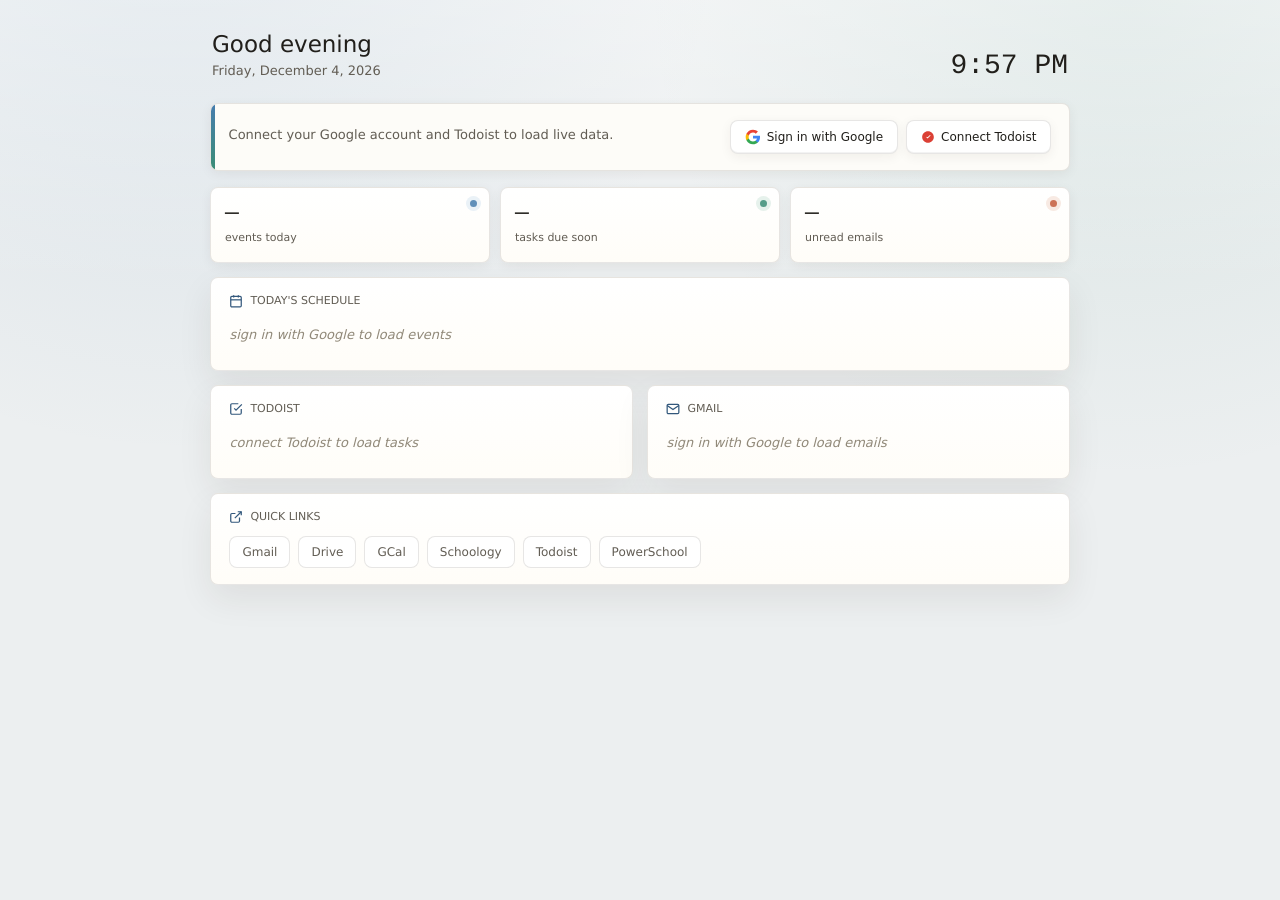
<file: index.html>
<!DOCTYPE html>
<html lang="en">
<head>
  <meta charset="UTF-8" />
  <meta name="viewport" content="width=device-width, initial-scale=1.0" />
  <title>SAS Dashboard</title>
  <link rel="stylesheet" href="src/style.css" />
</head>
<body>
  <div id="app">
    <div class="dash">
      <div class="top-bar">
        <div class="greeting-block">
          <div class="greeting" id="greeting">Good morning</div>
          <div class="date-str" id="date-str"></div>
        </div>
        <div class="right-top">
          <div class="time-badge" id="clock"></div>
          <button class="signout-btn" id="signout-btn" style="display:none" onclick="signOut()">sign out</button>
        </div>
      </div>

      <div id="auth-banner" class="auth-banner">
        <div class="auth-text">Connect your Google account and Todoist to load live data.</div>
        <div class="auth-buttons">
          <button class="auth-btn google" id="google-auth-btn" onclick="signInGoogle()">
            <svg width="16" height="16" viewBox="0 0 24 24" fill="none" style="vertical-align:-3px;margin-right:6px"><path d="M22.56 12.25c0-.78-.07-1.53-.2-2.25H12v4.26h5.92c-.26 1.37-1.04 2.53-2.21 3.31v2.77h3.57c2.08-1.92 3.28-4.74 3.28-8.09z" fill="#4285F4"/><path d="M12 23c2.97 0 5.46-.98 7.28-2.66l-3.57-2.77c-.98.66-2.23 1.06-3.71 1.06-2.86 0-5.29-1.93-6.16-4.53H2.18v2.84C3.99 20.53 7.7 23 12 23z" fill="#34A853"/><path d="M5.84 14.09c-.22-.66-.35-1.36-.35-2.09s.13-1.43.35-2.09V7.07H2.18C1.43 8.55 1 10.22 1 12s.43 3.45 1.18 4.93l3.66-2.84z" fill="#FBBC05"/><path d="M12 5.38c1.62 0 3.06.56 4.21 1.64l3.15-3.15C17.45 2.09 14.97 1 12 1 7.7 1 3.99 3.47 2.18 7.07l3.66 2.84c.87-2.6 3.3-4.53 6.16-4.53z" fill="#EA4335"/></svg>
            Sign in with Google
          </button>
          <button class="auth-btn todoist" id="todoist-auth-btn" onclick="connectTodoist()">
            <svg width="14" height="14" viewBox="0 0 24 24" fill="#DB4035" style="vertical-align:-2px;margin-right:6px"><path d="M12 2C6.477 2 2 6.477 2 12s4.477 10 10 10 10-4.477 10-10S17.523 2 12 2zm4.5 7.5l-5.25 5.25-2.25-2.25 1.06-1.06 1.19 1.19 4.19-4.19L16.5 9.5z"/></svg>
            Connect Todoist
          </button>
        </div>
      </div>

      <div class="stat-row">
        <div class="stat">
          <div class="stat-val" id="stat-events">—</div>
          <div class="stat-lbl">events today</div>
        </div>
        <div class="stat">
          <div class="stat-val" id="stat-tasks">—</div>
          <div class="stat-lbl">tasks due soon</div>
        </div>
        <div class="stat">
          <div class="stat-val" id="stat-email">—</div>
          <div class="stat-lbl">unread emails</div>
        </div>
      </div>

      <div class="grid">
        <div class="card card-full">
          <div class="card-label">
            <svg width="13" height="13" viewBox="0 0 24 24" fill="none" stroke="currentColor" stroke-width="2" aria-hidden="true"><rect x="3" y="4" width="18" height="18" rx="2"/><line x1="16" y1="2" x2="16" y2="6"/><line x1="8" y1="2" x2="8" y2="6"/><line x1="3" y1="10" x2="21" y2="10"/></svg>
            today's schedule
          </div>
          <div id="events-list"><div class="empty-state">sign in with Google to load events</div></div>
        </div>

        <div class="card">
          <div class="card-label">
            <svg width="13" height="13" viewBox="0 0 24 24" fill="none" stroke="currentColor" stroke-width="2" aria-hidden="true"><polyline points="9 11 12 14 22 4"/><path d="M21 12v7a2 2 0 01-2 2H5a2 2 0 01-2-2V5a2 2 0 012-2h11"/></svg>
            todoist
          </div>
          <div id="tasks-list"><div class="empty-state">connect Todoist to load tasks</div></div>
        </div>

        <div class="card">
          <div class="card-label">
            <svg width="13" height="13" viewBox="0 0 24 24" fill="none" stroke="currentColor" stroke-width="2" aria-hidden="true"><path d="M4 4h16c1.1 0 2 .9 2 2v12c0 1.1-.9 2-2 2H4c-1.1 0-2-.9-2-2V6c0-1.1.9-2 2-2z"/><polyline points="22,6 12,13 2,6"/></svg>
            gmail
          </div>
          <div id="email-list"><div class="empty-state">sign in with Google to load emails</div></div>
        </div>

        <div class="card card-full">
          <div class="card-label">
            <svg width="13" height="13" viewBox="0 0 24 24" fill="none" stroke="currentColor" stroke-width="2" aria-hidden="true"><path d="M18 13v6a2 2 0 01-2 2H5a2 2 0 01-2-2V8a2 2 0 012-2h6"/><polyline points="15 3 21 3 21 9"/><line x1="10" y1="14" x2="21" y2="3"/></svg>
            quick links
          </div>
          <div class="links-row">
            <a class="quick-link" href="https://mail.google.com" target="_blank" rel="noopener">Gmail</a>
            <a class="quick-link" href="https://drive.google.com" target="_blank" rel="noopener">Drive</a>
            <a class="quick-link" href="https://calendar.google.com" target="_blank" rel="noopener">GCal</a>
            <a class="quick-link" href="https://sas.schoology.com" target="_blank" rel="noopener">Schoology</a>
            <a class="quick-link" href="https://todoist.com" target="_blank" rel="noopener">Todoist</a>
            <a class="quick-link" href="https://powerschool.sas.edu.sg" target="_blank" rel="noopener">PowerSchool</a>
          </div>
        </div>
      </div>
    </div>
  </div>

  <script src="src/runtime-secrets.js"></script>
  <script src="src/config.js"></script>
  <script src="src/auth.js"></script>
  <script src="src/gcal.js"></script>
  <script src="src/gmail.js"></script>
  <script src="src/todoist.js"></script>
  <script src="src/ui.js"></script>
  <script src="src/app.js"></script>
</body>
</html>
</file>
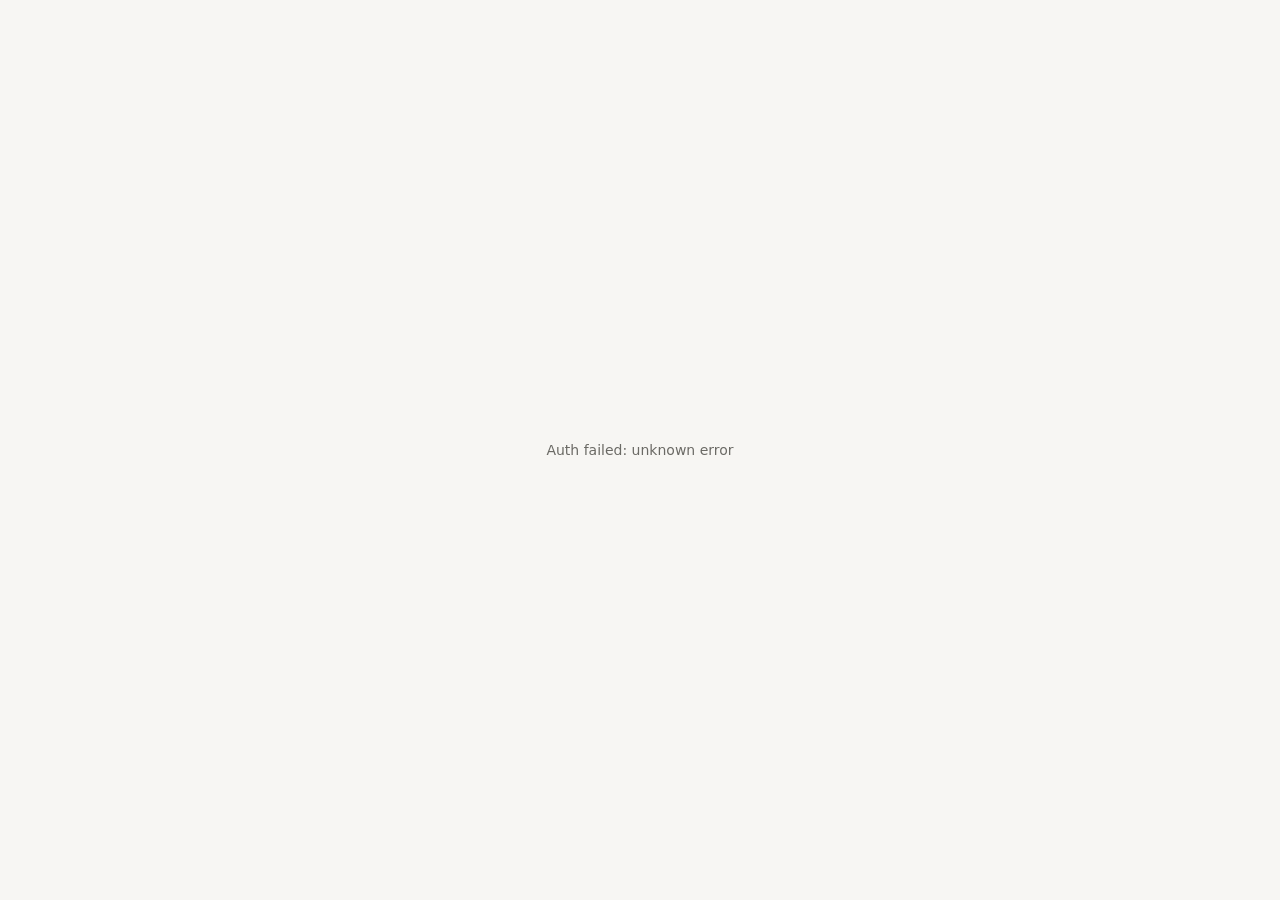
<file: todoist-callback.html>
<!DOCTYPE html>
<html lang="en">
<head>
  <meta charset="UTF-8" />
  <title>Connecting Todoist…</title>
  <style>
    body { font-family: system-ui, sans-serif; display: flex; align-items: center; justify-content: center; height: 100vh; margin: 0; background: #f7f6f3; color: #1a1917; }
    p { font-size: 14px; color: #6b6a65; }
  </style>
</head>
<body>
  <p>Connecting Todoist… this window will close automatically.</p>
  <script>
    const params = new URLSearchParams(window.location.search);
    const code = params.get('code');
    const error = params.get('error');

    if (code) {
      window.opener?.postMessage({ type: 'todoist_code', code }, window.location.origin);
      window.close();
    } else {
      document.querySelector('p').textContent = 'Auth failed: ' + (error || 'unknown error');
    }
  </script>
</body>
</html>
</file>
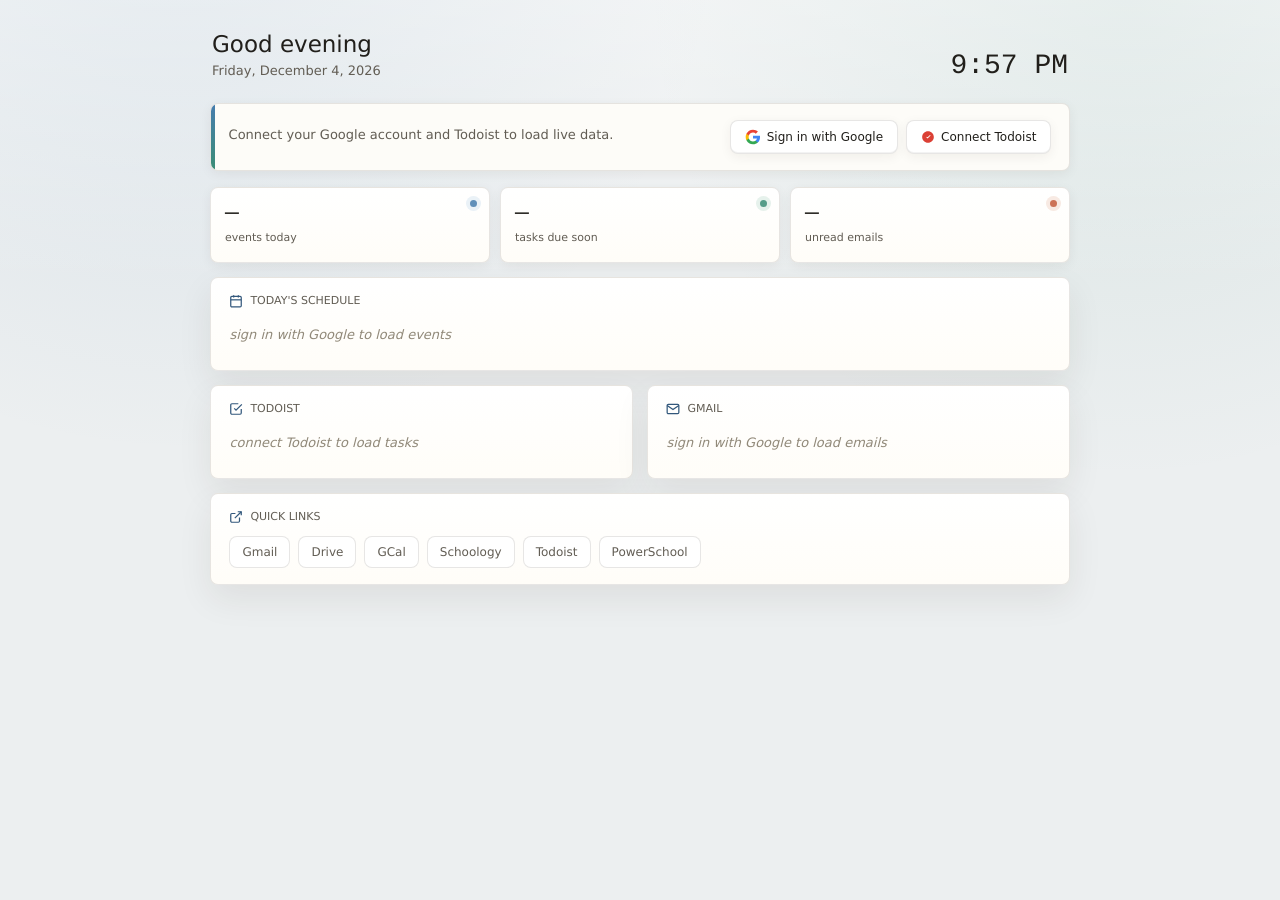
<file: extension/newtab.html>
<!DOCTYPE html>
<html lang="en">
<head>
  <meta charset="UTF-8" />
  <meta http-equiv="refresh" content="0; url=https://tm-droid.github.io/sas-dashboard" />
  <title>SAS Dashboard</title>
  <style>
    body { margin: 0; background: #f7f6f3; font-family: system-ui, sans-serif; display: flex; align-items: center; justify-content: center; height: 100vh; color: #6b6a65; font-size: 13px; }
  </style>
</head>
<body>
  <p>Loading SAS Dashboard…</p>
  <script>
    // Update this URL to your actual hosted dashboard URL
    window.location.href = 'https://tm-droid.github.io/sas-dashboard';
  </script>
</body>
</html>
</file>
<file: src/style.css>
:root {
  color-scheme: light dark;
  --bg: #fbfaf7;
  --bg-secondary: #f3f0ea;
  --bg-tertiary: #eceff0;
  --surface-warm: #fffdf8;
  --surface-raised: #ffffff;
  --text: #211f1b;
  --text-secondary: #625d54;
  --text-tertiary: #918979;
  --border: rgba(36, 31, 24, 0.11);
  --border-hover: rgba(36, 31, 24, 0.24);
  --focus-ring: rgba(71, 125, 174, 0.28);
  --shadow-soft: 0 14px 34px rgba(48, 38, 22, 0.08);
  --shadow-lift: 0 18px 42px rgba(48, 38, 22, 0.11);
  --shadow-tiny: 0 3px 12px rgba(48, 38, 22, 0.06);
  --page-sheen: rgba(255, 255, 255, 0.36);
  --radius-md: 8px;
  --radius-lg: 8px;
  --blue: #477DAE;
  --blue-bg: #E7F0F7;
  --blue-text: #1C466E;
  --teal: #3B8D76;
  --teal-bg: #E3F0EA;
  --teal-text: #184C3F;
  --coral: #C45C3C;
  --coral-bg: #F7E7DF;
  --coral-text: #65301E;
  --purple: #8370B5;
  --purple-bg: #EEE9F6;
  --purple-text: #46356B;
  --amber: #B47824;
  --amber-bg: #F7E9CD;
  --amber-text: #5B3A0E;
  --font: system-ui, -apple-system, BlinkMacSystemFont, "Segoe UI", sans-serif;
  --font-mono: ui-monospace, SFMono-Regular, Menlo, Monaco, Consolas, "Liberation Mono", "Courier New", monospace;
}

@media (prefers-color-scheme: dark) {
  :root {
    --bg: #201f1c;
    --bg-secondary: #2b2924;
    --bg-tertiary: #151716;
    --surface-warm: #25231f;
    --surface-raised: #2a2823;
    --text: #f4ead9;
    --text-secondary: #c1b5a3;
    --text-tertiary: #8f8372;
    --border: rgba(255, 238, 210, 0.11);
    --border-hover: rgba(255, 238, 210, 0.24);
    --focus-ring: rgba(159, 196, 224, 0.24);
    --shadow-soft: 0 18px 38px rgba(0, 0, 0, 0.26);
    --shadow-lift: 0 22px 48px rgba(0, 0, 0, 0.34);
    --shadow-tiny: 0 3px 14px rgba(0, 0, 0, 0.18);
    --page-sheen: rgba(255, 238, 210, 0.04);
    --blue-bg: #173145;
    --blue-text: #9FC4E0;
    --teal-bg: #14362D;
    --teal-text: #8FCDB7;
    --coral-bg: #3A2118;
    --coral-text: #E8A184;
    --purple-bg: #2C2540;
    --purple-text: #C3B4EA;
    --amber-bg: #3A2A12;
    --amber-text: #EAC47E;
  }
}

*, *::before, *::after {
  box-sizing: border-box;
  margin: 0;
  padding: 0;
}

html {
  min-height: 100%;
  background:
    radial-gradient(circle at 14% -10%, rgba(71, 125, 174, 0.12), transparent 34rem),
    radial-gradient(circle at 88% 0%, rgba(59, 141, 118, 0.10), transparent 30rem),
    var(--bg-tertiary);
}

body {
  min-height: 100vh;
  background:
    linear-gradient(180deg, var(--page-sheen), transparent 18rem),
    transparent;
  font-family: var(--font);
  color: var(--text);
  -webkit-font-smoothing: antialiased;
  text-rendering: geometricPrecision;
}

button,
a {
  -webkit-tap-highlight-color: transparent;
}

button,
input,
textarea,
select {
  font: inherit;
}

button:focus-visible,
a:focus-visible,
.task-check:focus-visible,
.email-row:focus-visible {
  outline: 3px solid var(--focus-ring);
  outline-offset: 3px;
}

#app {
  width: min(100%, 908px);
  margin: 0 auto;
  padding: 2rem 1.5rem 4rem;
}

.dash {
  isolation: isolate;
}

.top-bar {
  display: flex;
  justify-content: space-between;
  align-items: flex-end;
  gap: 1rem;
  margin-bottom: 1.35rem;
  padding: 0 2px;
}

.greeting-block {
  min-width: 0;
}

.right-top {
  display: flex;
  flex-direction: column;
  align-items: flex-end;
  gap: 5px;
  flex-shrink: 0;
}

.greeting {
  font-size: 23px;
  font-weight: 500;
  color: var(--text);
  letter-spacing: 0;
  line-height: 1.15;
}

.date-str {
  font-size: 13px;
  color: var(--text-secondary);
  margin-top: 5px;
  line-height: 1.35;
}

.time-badge {
  font-size: 28px;
  font-weight: 500;
  color: var(--text);
  letter-spacing: 0;
  line-height: 1;
  font-family: var(--font-mono);
  font-variant-numeric: tabular-nums;
}

.signout-btn {
  min-height: 24px;
  font-size: 11px;
  color: var(--text-tertiary);
  background: none;
  border: none;
  cursor: pointer;
  padding: 2px 0;
  font-family: var(--font);
  text-decoration: underline;
  text-underline-offset: 3px;
  transition: color 0.16s ease;
}

.signout-btn:hover {
  color: var(--coral);
}

.auth-banner {
  position: relative;
  overflow: hidden;
  background: color-mix(in srgb, var(--surface-warm) 90%, var(--blue-bg));
  border: 1px solid var(--border);
  border-radius: var(--radius-lg);
  padding: 1rem 1.1rem;
  margin-bottom: 1rem;
  display: flex;
  align-items: center;
  justify-content: space-between;
  gap: 1rem;
  flex-wrap: wrap;
  box-shadow: var(--shadow-tiny);
}

.auth-banner::before {
  content: '';
  position: absolute;
  inset: 0 auto 0 0;
  width: 4px;
  background: linear-gradient(180deg, var(--blue), var(--teal));
}

.auth-banner.hidden {
  display: none;
}

.auth-text {
  position: relative;
  max-width: 32rem;
  font-size: 13px;
  line-height: 1.45;
  color: var(--text-secondary);
}

.auth-buttons {
  position: relative;
  display: flex;
  gap: 8px;
  flex-wrap: wrap;
}

.auth-btn {
  min-height: 34px;
  display: inline-flex;
  align-items: center;
  justify-content: center;
  font-size: 12px;
  font-family: var(--font);
  font-weight: 500;
  line-height: 1;
  padding: 8px 14px;
  border-radius: var(--radius-md);
  border: 1px solid var(--border);
  cursor: pointer;
  transition:
    background 0.16s ease,
    border-color 0.16s ease,
    box-shadow 0.16s ease,
    color 0.16s ease,
    opacity 0.16s ease,
    transform 0.16s ease;
  background: var(--surface-raised);
  color: var(--text);
  box-shadow: inset 0 -1px 0 rgba(36, 31, 24, 0.05), var(--shadow-tiny);
}

.auth-btn svg {
  flex: 0 0 auto;
}

.auth-btn:hover {
  background: var(--bg);
  border-color: var(--border-hover);
  transform: translateY(-1px);
}

.auth-btn:active {
  transform: translateY(0);
}

.auth-btn:disabled {
  opacity: 0.55;
  cursor: default;
  transform: none;
}

.auth-btn.connected {
  color: var(--teal-text);
  border-color: color-mix(in srgb, var(--teal) 58%, transparent);
  background: var(--teal-bg);
}

.stat-row {
  display: grid;
  grid-template-columns: repeat(3, minmax(0, 1fr));
  gap: 10px;
  margin-bottom: 14px;
}

.stat {
  position: relative;
  overflow: hidden;
  min-height: 76px;
  background: linear-gradient(180deg, var(--surface-raised), var(--surface-warm));
  border: 1px solid var(--border);
  border-radius: var(--radius-md);
  padding: 12px 14px;
  box-shadow: var(--shadow-tiny);
}

.stat::after {
  content: '';
  position: absolute;
  right: 12px;
  top: 12px;
  width: 7px;
  height: 7px;
  border-radius: 50%;
  background: var(--blue);
  box-shadow: 0 0 0 4px var(--blue-bg);
  opacity: 0.86;
}

.stat:nth-child(2)::after {
  background: var(--teal);
  box-shadow: 0 0 0 4px var(--teal-bg);
}

.stat:nth-child(3)::after {
  background: var(--coral);
  box-shadow: 0 0 0 4px var(--coral-bg);
}

.stat-val {
  font-size: 23px;
  font-weight: 500;
  color: var(--text);
  font-family: var(--font-mono);
  font-variant-numeric: tabular-nums;
  letter-spacing: 0;
  line-height: 1.15;
}

.stat-lbl {
  font-size: 11px;
  color: var(--text-secondary);
  margin-top: 5px;
  line-height: 1.25;
}

.grid {
  display: grid;
  grid-template-columns: minmax(0, 1fr) minmax(0, 1fr);
  gap: 14px;
}

.card {
  background: linear-gradient(180deg, var(--surface-raised), var(--surface-warm));
  border: 1px solid var(--border);
  border-radius: var(--radius-lg);
  padding: 1rem 1.15rem;
  box-shadow: var(--shadow-soft);
  transition:
    border-color 0.18s ease,
    box-shadow 0.18s ease,
    transform 0.18s ease;
}

.card:hover {
  border-color: color-mix(in srgb, var(--border-hover) 72%, transparent);
  box-shadow: var(--shadow-lift);
  transform: translateY(-1px);
}

.card-full {
  grid-column: 1 / -1;
}

.card-label {
  font-size: 11px;
  font-weight: 500;
  color: var(--text-secondary);
  text-transform: uppercase;
  letter-spacing: 0;
  margin-bottom: 12px;
  display: flex;
  align-items: center;
  gap: 7px;
  line-height: 1;
}

.card-label svg {
  width: 14px;
  height: 14px;
  color: var(--blue-text);
  opacity: 0.9;
  stroke-width: 2.1;
}

.empty-state {
  min-height: 34px;
  display: flex;
  align-items: center;
  font-size: 13px;
  color: var(--text-tertiary);
  line-height: 1.45;
  padding: 7px 0;
  font-style: italic;
}

/* Events */
.event-row {
  position: relative;
  display: grid;
  grid-template-columns: 12px minmax(48px, auto) minmax(0, 1fr);
  align-items: flex-start;
  gap: 10px;
  padding: 9px 0;
  border-bottom: 1px solid var(--border);
}

.event-row:last-child {
  border-bottom: none;
  padding-bottom: 0;
}

.event-dot {
  width: 8px;
  height: 8px;
  border-radius: 50%;
  margin-top: 5px;
  flex-shrink: 0;
  background: var(--teal);
  box-shadow: 0 0 0 3px var(--teal-bg);
}

.event-time {
  font-size: 11px;
  color: var(--text-tertiary);
  min-width: 44px;
  margin-top: 1px;
  font-family: var(--font-mono);
  font-variant-numeric: tabular-nums;
  line-height: 1.35;
  white-space: nowrap;
}

.event-main {
  min-width: 0;
}

.event-title {
  font-size: 13px;
  color: var(--text);
  line-height: 1.42;
  overflow-wrap: anywhere;
}

.event-title.now {
  font-weight: 500;
}

.event-sub {
  font-size: 11px;
  color: var(--text-secondary);
  margin-top: 2px;
  line-height: 1.35;
  overflow-wrap: anywhere;
}

.event-calendar {
  font-size: 10px;
  color: var(--text-tertiary);
  margin-top: 2px;
  line-height: 1.3;
}

.now-badge {
  display: inline-flex;
  align-items: center;
  min-height: 17px;
  font-size: 10px;
  font-weight: 500;
  background: var(--blue-bg);
  color: var(--blue-text);
  padding: 1px 6px;
  border: 1px solid color-mix(in srgb, var(--blue) 16%, transparent);
  border-radius: 999px;
  margin-left: 6px;
  vertical-align: 1px;
}

.schedule-toggle {
  width: 100%;
  min-height: 32px;
  display: inline-flex;
  align-items: center;
  justify-content: center;
  margin-top: 10px;
  padding: 7px 12px;
  border: 1px solid var(--border);
  border-radius: var(--radius-md);
  background: var(--surface-raised);
  color: var(--text-secondary);
  cursor: pointer;
  font-size: 12px;
  font-weight: 500;
  transition:
    background 0.16s ease,
    border-color 0.16s ease,
    color 0.16s ease,
    box-shadow 0.16s ease,
    transform 0.16s ease;
}

.schedule-toggle:hover {
  background: var(--bg);
  border-color: var(--border-hover);
  color: var(--text);
  box-shadow: var(--shadow-tiny);
  transform: translateY(-1px);
}

.schedule-toggle:active {
  transform: translateY(0);
}

/* Tasks */
.task-row {
  display: grid;
  grid-template-columns: 18px minmax(0, 1fr) auto;
  align-items: flex-start;
  gap: 10px;
  padding: 9px 0;
  border-bottom: 1px solid var(--border);
}

.task-row:last-child {
  border-bottom: none;
  padding-bottom: 0;
}

.task-check {
  width: 17px;
  height: 17px;
  border-radius: 5px;
  border: 1px solid var(--border-hover);
  flex-shrink: 0;
  cursor: pointer;
  display: flex;
  align-items: center;
  justify-content: center;
  transition:
    background 0.16s ease,
    border-color 0.16s ease,
    box-shadow 0.16s ease,
    transform 0.16s ease;
  margin-top: 1px;
  background: var(--surface-raised);
}

.task-check:hover {
  border-color: var(--teal);
  transform: scale(1.04);
}

.task-check.done {
  background: var(--teal);
  border-color: var(--teal);
}

.task-check.done::after {
  content: '';
  display: block;
  width: 4px;
  height: 8px;
  border: 2px solid white;
  border-top: none;
  border-left: none;
  transform: rotate(45deg) translate(-1px, -1px);
}

.task-check.priority-high {
  border-color: var(--coral);
  box-shadow: inset 0 0 0 2px var(--coral-bg);
}

.task-check.priority-mid {
  border-color: var(--amber);
  box-shadow: inset 0 0 0 2px var(--amber-bg);
}

.task-check.priority-low {
  border-color: var(--blue);
  box-shadow: inset 0 0 0 2px var(--blue-bg);
}

.task-check.priority-neutral {
  border-color: var(--border-hover);
}

.task-check.priority-high:hover {
  background: var(--coral-bg);
}

.task-check.priority-mid:hover {
  background: var(--amber-bg);
}

.task-check.priority-low:hover {
  background: var(--blue-bg);
}

.task-check.done.priority-high {
  background: var(--coral);
  border-color: var(--coral);
  box-shadow: none;
}

.task-check.done.priority-mid {
  background: var(--amber);
  border-color: var(--amber);
  box-shadow: none;
}

.task-check.done.priority-low {
  background: var(--blue);
  border-color: var(--blue);
  box-shadow: none;
}

.task-main {
  flex: 1;
  min-width: 0;
}

.task-text {
  font-size: 13px;
  color: var(--text);
  line-height: 1.42;
  overflow-wrap: anywhere;
}

.task-text.done {
  text-decoration: line-through;
  color: var(--text-tertiary);
}

.task-labels {
  display: flex;
  gap: 5px;
  flex-wrap: wrap;
  margin-top: 6px;
}

.task-label {
  max-width: 110px;
  overflow: hidden;
  text-overflow: ellipsis;
  white-space: nowrap;
  font-size: 10px;
  color: var(--teal-text);
  background: var(--teal-bg);
  border: 1px solid color-mix(in srgb, var(--teal) 18%, transparent);
  border-radius: 999px;
  padding: 2px 7px;
  line-height: 1.2;
}

.task-due {
  min-height: 20px;
  display: inline-flex;
  align-items: center;
  justify-content: center;
  font-size: 10px;
  color: var(--text-tertiary);
  white-space: nowrap;
  font-family: var(--font-mono);
  font-variant-numeric: tabular-nums;
  margin-top: 0;
  padding: 2px 6px;
  border-radius: 999px;
  line-height: 1;
}

.task-due.urgent {
  color: var(--coral-text);
  background: var(--coral-bg);
}

.task-due.soon {
  color: var(--amber-text);
  background: var(--amber-bg);
}

/* Gmail */
.email-row {
  display: grid;
  grid-template-columns: 8px 28px minmax(0, 1fr) auto;
  align-items: flex-start;
  gap: 10px;
  padding: 9px 0;
  border-bottom: 1px solid var(--border);
  cursor: pointer;
  border-radius: 6px;
  transition:
    background 0.16s ease,
    color 0.16s ease,
    transform 0.16s ease;
}

.email-row:last-child {
  border-bottom: none;
  padding-bottom: 0;
}

.email-row:hover {
  background: color-mix(in srgb, var(--blue-bg) 28%, transparent);
  transform: translateX(1px);
}

.email-row:hover .email-subject {
  color: var(--text);
}

.unread-dot {
  width: 6px;
  height: 6px;
  border-radius: 50%;
  background: var(--blue);
  flex-shrink: 0;
  margin-top: 11px;
  box-shadow: 0 0 0 3px var(--blue-bg);
}

.unread-dot.hidden {
  visibility: hidden;
}

.email-avatar {
  width: 28px;
  height: 28px;
  border-radius: 50%;
  display: flex;
  align-items: center;
  justify-content: center;
  font-size: 10px;
  font-weight: 500;
  flex-shrink: 0;
  background: var(--bg-secondary);
  color: var(--text-secondary);
  border: 1px solid var(--border);
  overflow: hidden;
  object-fit: cover;
  box-shadow: 0 2px 7px rgba(48, 38, 22, 0.10);
}

.email-avatar.photo {
  background: var(--bg-secondary);
}

.email-info {
  flex: 1;
  min-width: 0;
  padding-top: 1px;
}

.email-sender {
  font-size: 12px;
  font-weight: 500;
  color: var(--text);
  line-height: 1.25;
  overflow: hidden;
  text-overflow: ellipsis;
  white-space: nowrap;
}

.email-subject {
  font-size: 12px;
  color: var(--text-secondary);
  line-height: 1.35;
  white-space: nowrap;
  overflow: hidden;
  text-overflow: ellipsis;
}

.email-time {
  font-size: 11px;
  color: var(--text-tertiary);
  white-space: nowrap;
  font-family: var(--font-mono);
  font-variant-numeric: tabular-nums;
  line-height: 1.25;
  padding-top: 2px;
}

/* Quick links */
.links-row {
  display: flex;
  gap: 8px;
  flex-wrap: wrap;
}

.quick-link {
  min-height: 32px;
  display: inline-flex;
  align-items: center;
  justify-content: center;
  font-size: 12px;
  font-weight: 500;
  color: var(--text-secondary);
  border: 1px solid var(--border);
  border-radius: var(--radius-md);
  padding: 7px 12px;
  cursor: pointer;
  text-decoration: none;
  transition:
    background 0.16s ease,
    border-color 0.16s ease,
    color 0.16s ease,
    box-shadow 0.16s ease,
    transform 0.16s ease;
  background: var(--surface-raised);
}

.quick-link:hover {
  background: var(--bg);
  border-color: var(--border-hover);
  color: var(--text);
  box-shadow: var(--shadow-tiny);
  transform: translateY(-1px);
}

.quick-link:active {
  transform: translateY(0);
}

.blue {
  background: var(--blue-bg);
  color: var(--blue-text);
}

.teal {
  background: var(--teal-bg);
  color: var(--teal-text);
}

.coral {
  background: var(--coral-bg);
  color: var(--coral-text);
}

.purple {
  background: var(--purple-bg);
  color: var(--purple-text);
}

.amber {
  background: var(--amber-bg);
  color: var(--amber-text);
}

.event-dot.blue {
  background: var(--blue);
  box-shadow: 0 0 0 3px var(--blue-bg);
}

.event-dot.teal {
  background: var(--teal);
  box-shadow: 0 0 0 3px var(--teal-bg);
}

.event-dot.coral {
  background: var(--coral);
  box-shadow: 0 0 0 3px var(--coral-bg);
}

.event-dot.purple {
  background: var(--purple);
  box-shadow: 0 0 0 3px var(--purple-bg);
}

.event-dot.amber {
  background: var(--amber);
  box-shadow: 0 0 0 3px var(--amber-bg);
}

/* Loading shimmer */
.shimmer {
  height: 13px;
  border-radius: 999px;
  background:
    linear-gradient(
      90deg,
      var(--bg-secondary) 25%,
      color-mix(in srgb, var(--bg-tertiary) 68%, white) 50%,
      var(--bg-secondary) 75%
    );
  background-size: 200% 100%;
  animation: shimmer 1.2s infinite ease-in-out;
  margin: 9px 0;
}

@keyframes shimmer {
  0% {
    background-position: 200% 0;
  }

  100% {
    background-position: -200% 0;
  }
}

@media (prefers-reduced-motion: reduce) {
  *,
  *::before,
  *::after {
    animation-duration: 0.01ms !important;
    animation-iteration-count: 1 !important;
    scroll-behavior: auto !important;
    transition-duration: 0.01ms !important;
  }
}

/* Responsive */
@media (max-width: 720px) {
  #app {
    padding: 1.35rem 1rem 3rem;
  }

  .top-bar {
    align-items: flex-start;
  }

  .grid {
    grid-template-columns: 1fr;
  }

  .card-full {
    grid-column: 1;
  }
}

@media (max-width: 600px) {
  html {
    background:
      radial-gradient(circle at 12% -8%, rgba(71, 125, 174, 0.10), transparent 23rem),
      var(--bg-tertiary);
  }

  #app {
    padding: 1.15rem 0.85rem 2.5rem;
  }

  .top-bar {
    gap: 0.75rem;
    margin-bottom: 1rem;
  }

  .auth-banner {
    flex-direction: column;
    align-items: flex-start;
    padding: 0.95rem 1rem;
  }

  .auth-buttons,
  .auth-btn {
    width: 100%;
  }

  .stat-row {
    grid-template-columns: repeat(2, minmax(0, 1fr));
    gap: 8px;
  }

  .stat:nth-child(3) {
    grid-column: 1 / -1;
  }

  .stat {
    min-height: 70px;
  }

  .stat-val {
    font-size: 19px;
  }

  .time-badge {
    font-size: 21px;
  }

  .greeting {
    font-size: 18px;
  }

  .date-str {
    font-size: 12px;
  }

  .card {
    padding: 0.95rem 1rem;
  }

  .event-row {
    grid-template-columns: 12px minmax(42px, auto) minmax(0, 1fr);
    gap: 8px;
  }

  .task-row {
    grid-template-columns: 18px minmax(0, 1fr);
    gap: 9px;
  }

  .task-due {
    grid-column: 2;
    justify-self: start;
    margin-top: 3px;
  }

  .task-label {
    max-width: 96px;
  }

  .email-row {
    grid-template-columns: 8px 28px minmax(0, 1fr);
    gap: 9px;
  }

  .email-time {
    grid-column: 3;
    justify-self: start;
    padding-top: 2px;
    font-size: 10px;
  }

  .links-row {
    display: grid;
    grid-template-columns: repeat(2, minmax(0, 1fr));
  }
}

@media (max-width: 380px) {
  .top-bar {
    flex-direction: column;
    align-items: stretch;
  }

  .right-top {
    align-items: flex-start;
  }

  .stat-row,
  .links-row {
    grid-template-columns: 1fr;
  }

  .stat:nth-child(3) {
    grid-column: auto;
  }
}
</file>
